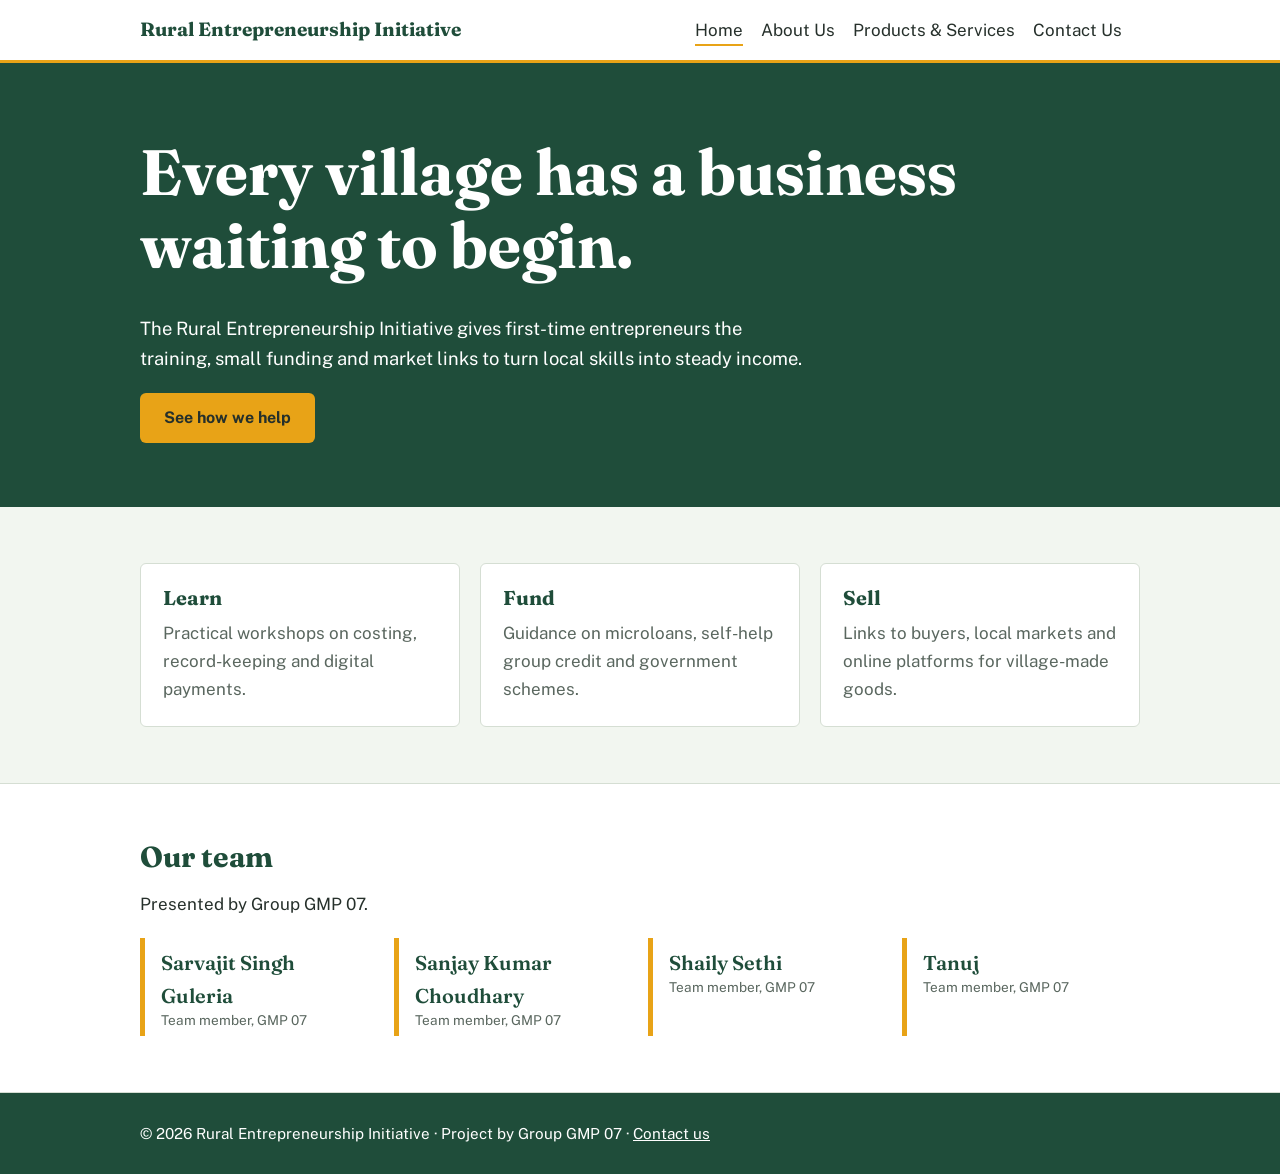
<file: index.html>
<!DOCTYPE html><html lang="en"><head><meta charset="utf-8"><meta name="viewport" content="width=device-width,initial-scale=1">
<title>Home | Rural Entrepreneurship Initiative</title><meta name="description" content="Helping village entrepreneurs start and grow local businesses.">
<link rel="stylesheet" href="https://fonts.googleapis.com/css2?family=Fraunces:wght@600;700&family=Public+Sans:wght@400;600;700&display=swap">
<link rel="stylesheet" href="style.css"></head><body>
<header><div class="wrap"><a class="brand" href="index.html">Rural Entrepreneurship Initiative</a>
<nav aria-label="Main"><a href="index.html" aria-current="page">Home</a><a href="about.html">About Us</a><a href="products.html">Products &amp; Services</a><a href="contact.html">Contact Us</a></nav></div></header><main>
<div class="hero"><div class="wrap"><h1>Every village has a business waiting to begin.</h1>
<p>The Rural Entrepreneurship Initiative gives first-time entrepreneurs the training, small funding and market links to turn local skills into steady income.</p>
<a class="btn" href="products.html">See how we help</a></div></div>
<section><div class="wrap grid">
<div class="card"><h3>Learn</h3><p>Practical workshops on costing, record-keeping and digital payments.</p></div>
<div class="card"><h3>Fund</h3><p>Guidance on microloans, self-help group credit and government schemes.</p></div>
<div class="card"><h3>Sell</h3><p>Links to buyers, local markets and online platforms for village-made goods.</p></div></div></section>
<section class="team"><div class="wrap"><h2>Our team</h2><p>Presented by Group GMP 07.</p>
<ul><li>Sarvajit Singh Guleria<small>Team member, GMP 07</small></li><li>Sanjay Kumar Choudhary<small>Team member, GMP 07</small></li><li>Shaily Sethi<small>Team member, GMP 07</small></li><li>Tanuj<small>Team member, GMP 07</small></li></ul></div></section>
</main><footer><div class="wrap">&copy; 2026 Rural Entrepreneurship Initiative &middot; Project by Group GMP 07 &middot; <a href="contact.html">Contact us</a></div></footer></body></html>
</file>
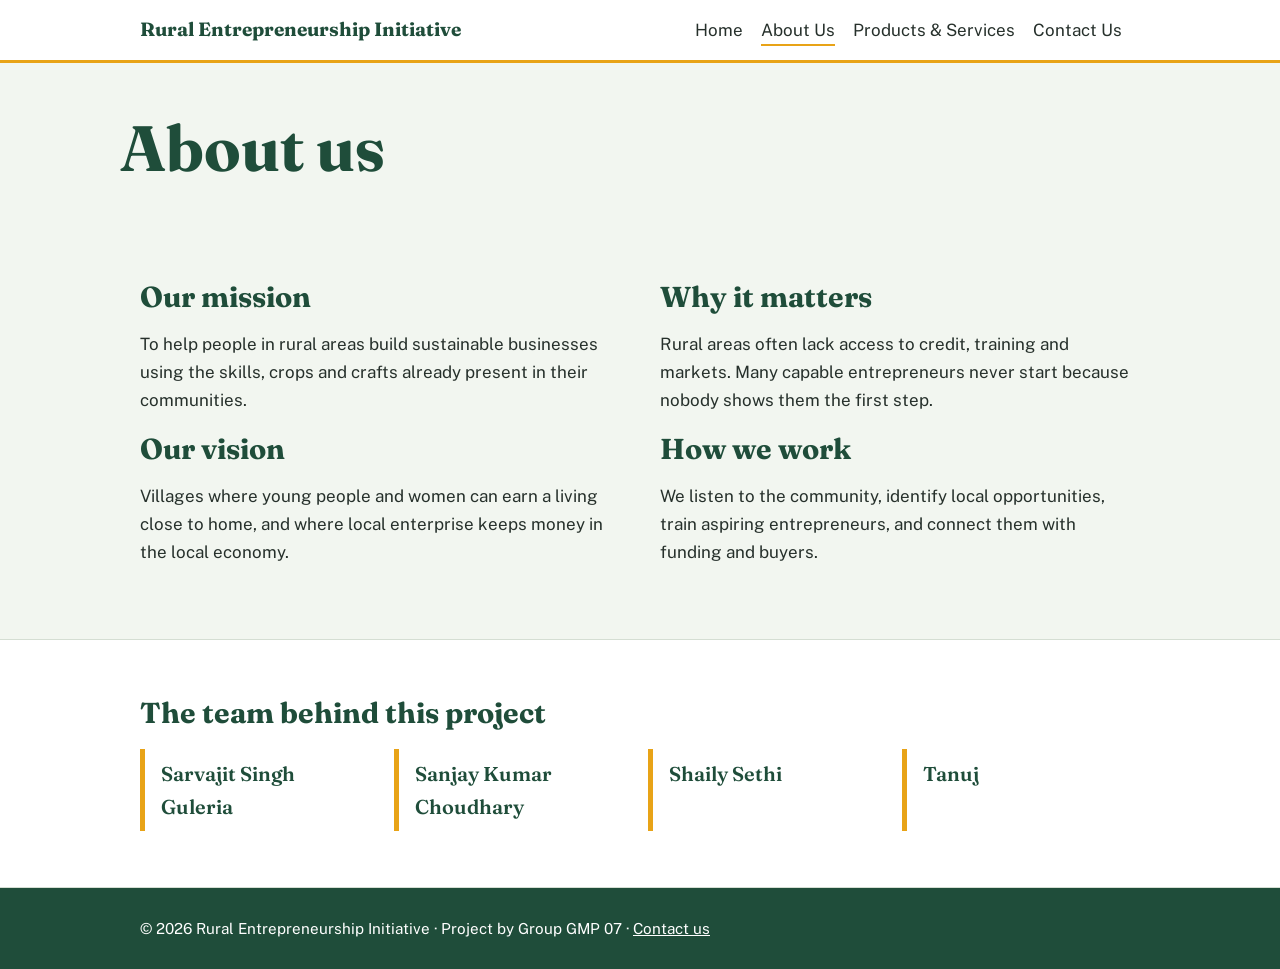
<file: about.html>
<!DOCTYPE html><html lang="en"><head><meta charset="utf-8"><meta name="viewport" content="width=device-width,initial-scale=1">
<title>About Us | Rural Entrepreneurship Initiative</title><meta name="description" content="Our mission, vision and approach.">
<link rel="stylesheet" href="https://fonts.googleapis.com/css2?family=Fraunces:wght@600;700&family=Public+Sans:wght@400;600;700&display=swap">
<link rel="stylesheet" href="style.css"></head><body>
<header><div class="wrap"><a class="brand" href="index.html">Rural Entrepreneurship Initiative</a>
<nav aria-label="Main"><a href="index.html">Home</a><a href="about.html" aria-current="page">About Us</a><a href="products.html">Products &amp; Services</a><a href="contact.html">Contact Us</a></nav></div></header><main>
<div class="wrap page-title"><h1>About us</h1></div>
<section><div class="wrap cols"><div><h2>Our mission</h2><p>To help people in rural areas build sustainable businesses using the skills, crops and crafts already present in their communities.</p>
<h2>Our vision</h2><p>Villages where young people and women can earn a living close to home, and where local enterprise keeps money in the local economy.</p></div>
<div><h2>Why it matters</h2><p>Rural areas often lack access to credit, training and markets. Many capable entrepreneurs never start because nobody shows them the first step.</p>
<h2>How we work</h2><p>We listen to the community, identify local opportunities, train aspiring entrepreneurs, and connect them with funding and buyers.</p></div></div></section>
<section class="team"><div class="wrap"><h2>The team behind this project</h2>
<ul><li>Sarvajit Singh Guleria</li><li>Sanjay Kumar Choudhary</li><li>Shaily Sethi</li><li>Tanuj</li></ul></div></section>
</main><footer><div class="wrap">&copy; 2026 Rural Entrepreneurship Initiative &middot; Project by Group GMP 07 &middot; <a href="contact.html">Contact us</a></div></footer></body></html>
</file>
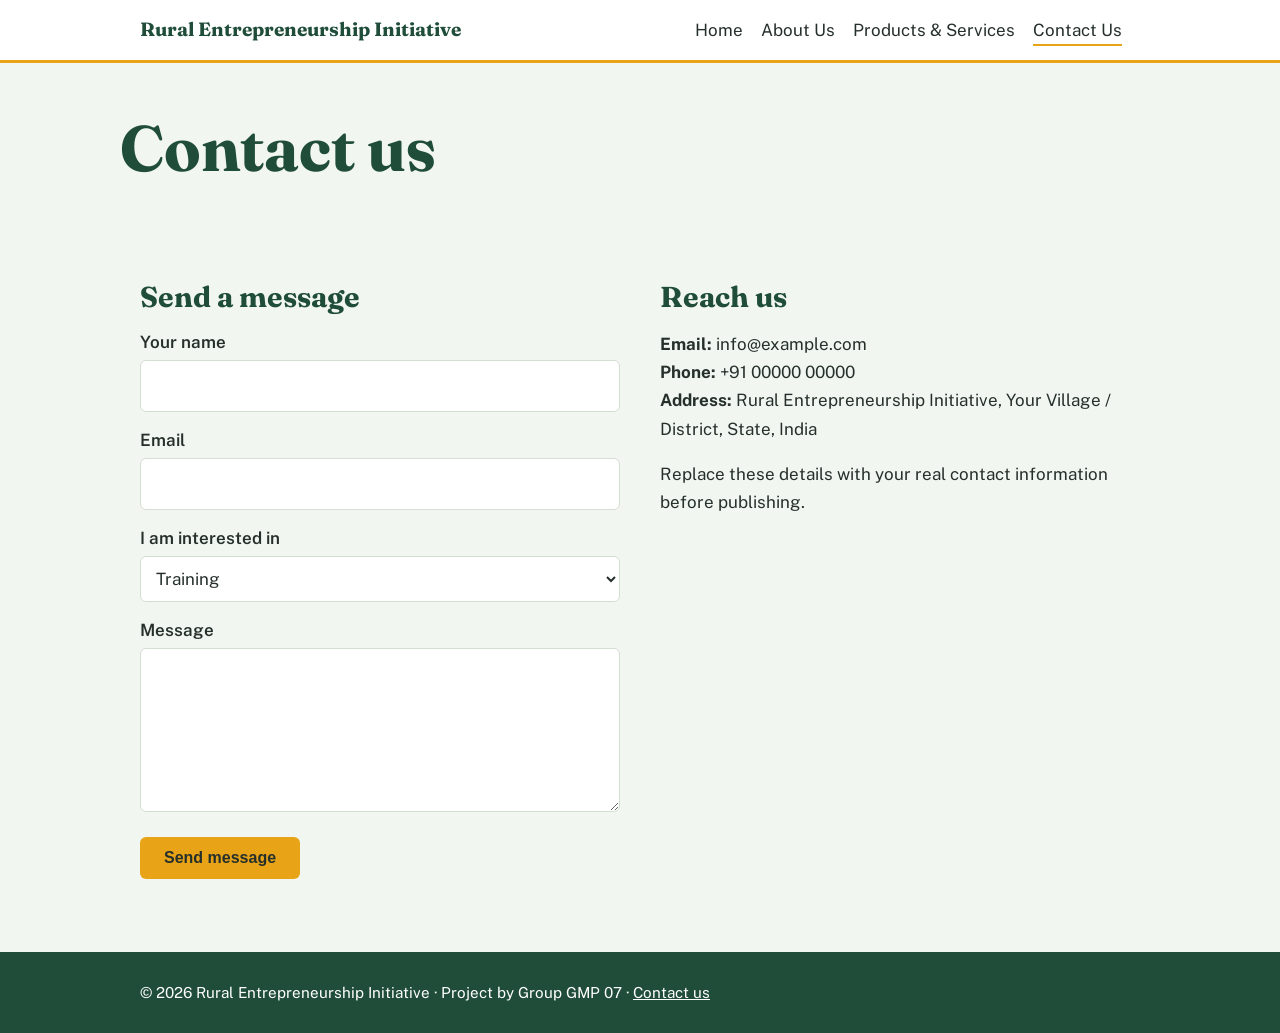
<file: contact.html>
<!DOCTYPE html><html lang="en"><head><meta charset="utf-8"><meta name="viewport" content="width=device-width,initial-scale=1">
<title>Contact Us | Rural Entrepreneurship Initiative</title><meta name="description" content="Get in touch with the Rural Entrepreneurship Initiative.">
<link rel="stylesheet" href="https://fonts.googleapis.com/css2?family=Fraunces:wght@600;700&family=Public+Sans:wght@400;600;700&display=swap">
<link rel="stylesheet" href="style.css"></head><body>
<header><div class="wrap"><a class="brand" href="index.html">Rural Entrepreneurship Initiative</a>
<nav aria-label="Main"><a href="index.html">Home</a><a href="about.html">About Us</a><a href="products.html">Products &amp; Services</a><a href="contact.html" aria-current="page">Contact Us</a></nav></div></header><main>
<div class="wrap page-title"><h1>Contact us</h1></div>
<section><div class="wrap cols"><div><h2>Send a message</h2>
<form action="mailto:info@example.com" method="post" enctype="text/plain">
<label for="n">Your name</label><input id="n" name="name" required>
<label for="e">Email</label><input id="e" name="email" type="email" required>
<label for="t">I am interested in</label><select id="t" name="topic"><option>Training</option><option>Funding guidance</option><option>Selling my products</option><option>Partnering with you</option></select>
<label for="m">Message</label><textarea id="m" name="message" rows="5" required></textarea>
<p><button class="btn" type="submit">Send message</button></p></form></div>
<div><h2>Reach us</h2><p><strong>Email:</strong> info@example.com<br><strong>Phone:</strong> +91 00000 00000<br><strong>Address:</strong> Rural Entrepreneurship Initiative, Your Village / District, State, India</p>
<p>Replace these details with your real contact information before publishing.</p></div></div></section>
</main><footer><div class="wrap">&copy; 2026 Rural Entrepreneurship Initiative &middot; Project by Group GMP 07 &middot; <a href="contact.html">Contact us</a></div></footer></body></html>
</file>
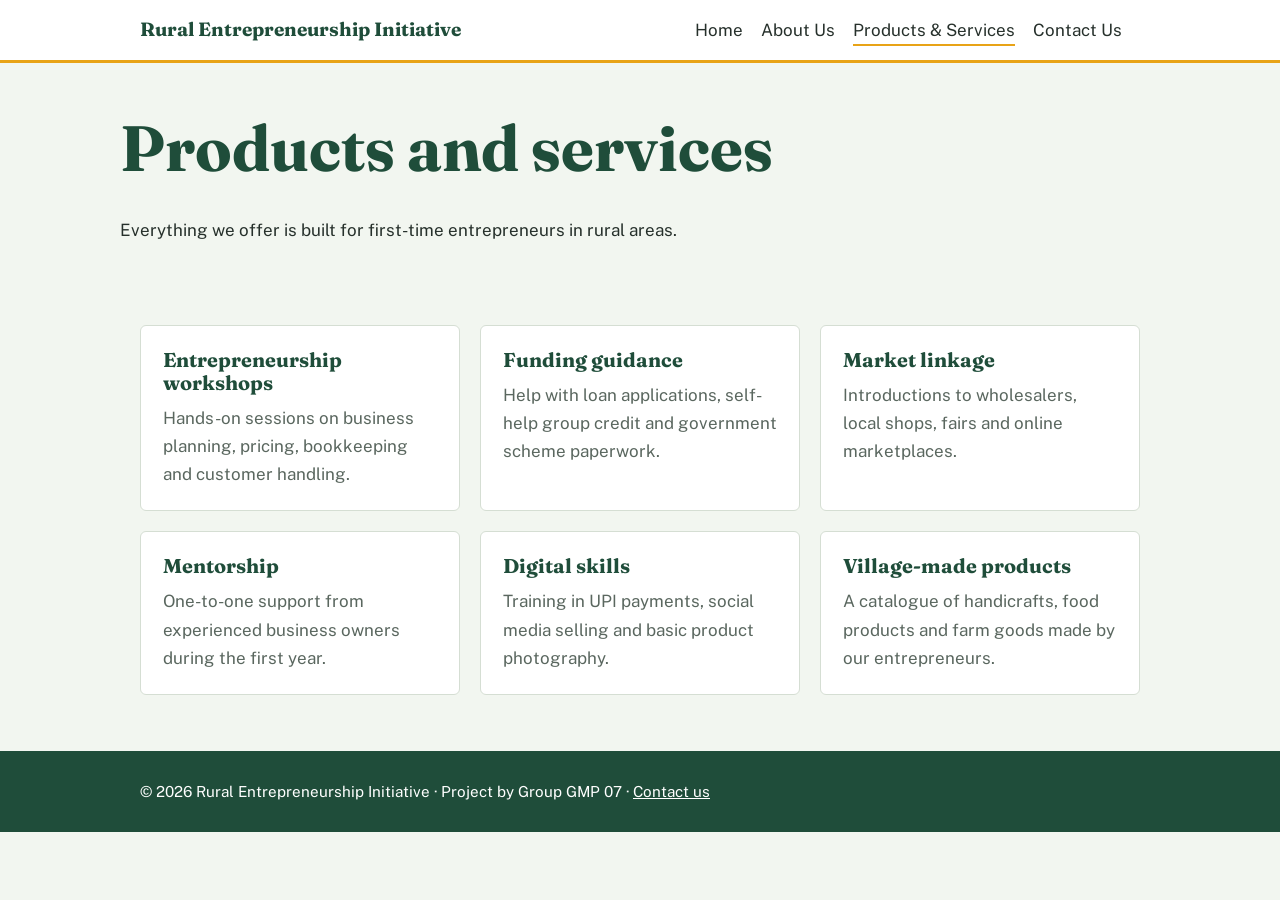
<file: products.html>
<!DOCTYPE html><html lang="en"><head><meta charset="utf-8"><meta name="viewport" content="width=device-width,initial-scale=1">
<title>Products & Services | Rural Entrepreneurship Initiative</title><meta name="description" content="Training, funding support, market access and mentoring.">
<link rel="stylesheet" href="https://fonts.googleapis.com/css2?family=Fraunces:wght@600;700&family=Public+Sans:wght@400;600;700&display=swap">
<link rel="stylesheet" href="style.css"></head><body>
<header><div class="wrap"><a class="brand" href="index.html">Rural Entrepreneurship Initiative</a>
<nav aria-label="Main"><a href="index.html">Home</a><a href="about.html">About Us</a><a href="products.html" aria-current="page">Products &amp; Services</a><a href="contact.html">Contact Us</a></nav></div></header><main>
<div class="wrap page-title"><h1>Products and services</h1><p>Everything we offer is built for first-time entrepreneurs in rural areas.</p></div>
<section><div class="wrap grid">
<div class="card"><h3>Entrepreneurship workshops</h3><p>Hands-on sessions on business planning, pricing, bookkeeping and customer handling.</p></div>
<div class="card"><h3>Funding guidance</h3><p>Help with loan applications, self-help group credit and government scheme paperwork.</p></div>
<div class="card"><h3>Market linkage</h3><p>Introductions to wholesalers, local shops, fairs and online marketplaces.</p></div>
<div class="card"><h3>Mentorship</h3><p>One-to-one support from experienced business owners during the first year.</p></div>
<div class="card"><h3>Digital skills</h3><p>Training in UPI payments, social media selling and basic product photography.</p></div>
<div class="card"><h3>Village-made products</h3><p>A catalogue of handicrafts, food products and farm goods made by our entrepreneurs.</p></div>
</div></section>
</main><footer><div class="wrap">&copy; 2026 Rural Entrepreneurship Initiative &middot; Project by Group GMP 07 &middot; <a href="contact.html">Contact us</a></div></footer></body></html>
</file>
<file: style.css>
:root{--bg:#F2F6F0;--surface:#fff;--ink:#26302B;--muted:#5A675F;--green:#1F4D3A;--gold:#E8A317;--line:#D5DED3;--on-green:#fff}
@media(prefers-color-scheme:dark){:root{--bg:#141B17;--surface:#1C2621;--ink:#E7EEE9;--muted:#A3B1A8;--green:#7FCBA2;--gold:#F0B73A;--line:#2E3B34;--on-green:#10241A}}
*{box-sizing:border-box}
body{margin:0;background:var(--bg);color:var(--ink);font:17px/1.65 "Public Sans",system-ui,sans-serif}
h1,h2,h3{font-family:"Fraunces",Georgia,serif;line-height:1.15;margin:0 0 .5em;color:var(--green)}
h1{font-size:clamp(2.2rem,6vw,4rem)}h2{font-size:1.8rem}h3{font-size:1.25rem}
a{color:var(--green)}
.wrap{max-width:1040px;margin:0 auto;padding:0 20px}
header{background:var(--surface);border-bottom:3px solid var(--gold)}
header .wrap{display:flex;flex-wrap:wrap;align-items:center;justify-content:space-between;gap:8px 24px;padding-top:14px;padding-bottom:14px}
.brand{font-family:"Fraunces",Georgia,serif;font-weight:700;font-size:1.2rem;color:var(--green);text-decoration:none}
nav a{margin-right:18px;text-decoration:none;color:var(--ink);padding:4px 0;border-bottom:2px solid transparent}
nav a:hover,nav a[aria-current]{border-color:var(--gold)}
a:focus-visible,button:focus-visible,input:focus-visible,textarea:focus-visible,select:focus-visible{outline:3px solid var(--gold);outline-offset:2px}
.hero{background:var(--green);color:var(--on-green);padding:72px 0 64px}
.hero h1{color:var(--on-green);max-width:14em}
.hero p{max-width:36em;font-size:1.15rem}
.btn{display:inline-block;background:var(--gold);color:#26302B;font-weight:700;padding:12px 24px;border-radius:6px;text-decoration:none;border:0;font-size:1rem;cursor:pointer}
section{padding:56px 0}
.team{background:var(--surface);border-top:1px solid var(--line);border-bottom:1px solid var(--line)}
.team ul{list-style:none;padding:0;margin:20px 0 0;display:grid;grid-template-columns:repeat(auto-fit,minmax(210px,1fr));gap:16px}
.team li{border-left:5px solid var(--gold);padding:8px 16px;font-family:"Fraunces",Georgia,serif;font-size:1.25rem;font-weight:600;color:var(--green)}
.team li small{display:block;font:0.85rem "Public Sans",sans-serif;color:var(--muted)}
.grid{display:grid;grid-template-columns:repeat(auto-fit,minmax(260px,1fr));gap:20px}
.card{background:var(--surface);border:1px solid var(--line);border-radius:6px;padding:22px}
.card p{margin:0;color:var(--muted)}
.price{display:inline-block;margin-top:12px;font-weight:700;color:var(--green)}
.cols{display:grid;grid-template-columns:repeat(auto-fit,minmax(300px,1fr));gap:40px}
label{display:block;font-weight:600;margin:14px 0 4px}
input,textarea,select{width:100%;padding:11px;border:1px solid var(--line);border-radius:6px;background:var(--surface);color:var(--ink);font:inherit}
footer{background:var(--green);color:var(--on-green);padding:28px 0;font-size:.95rem}
footer a{color:var(--on-green)}
.page-title{padding:48px 0 8px}
@media(prefers-reduced-motion:no-preference){.hero h1{animation:rise .7s ease-out both}@keyframes rise{from{opacity:0;transform:translateY(14px)}}}
</file>
